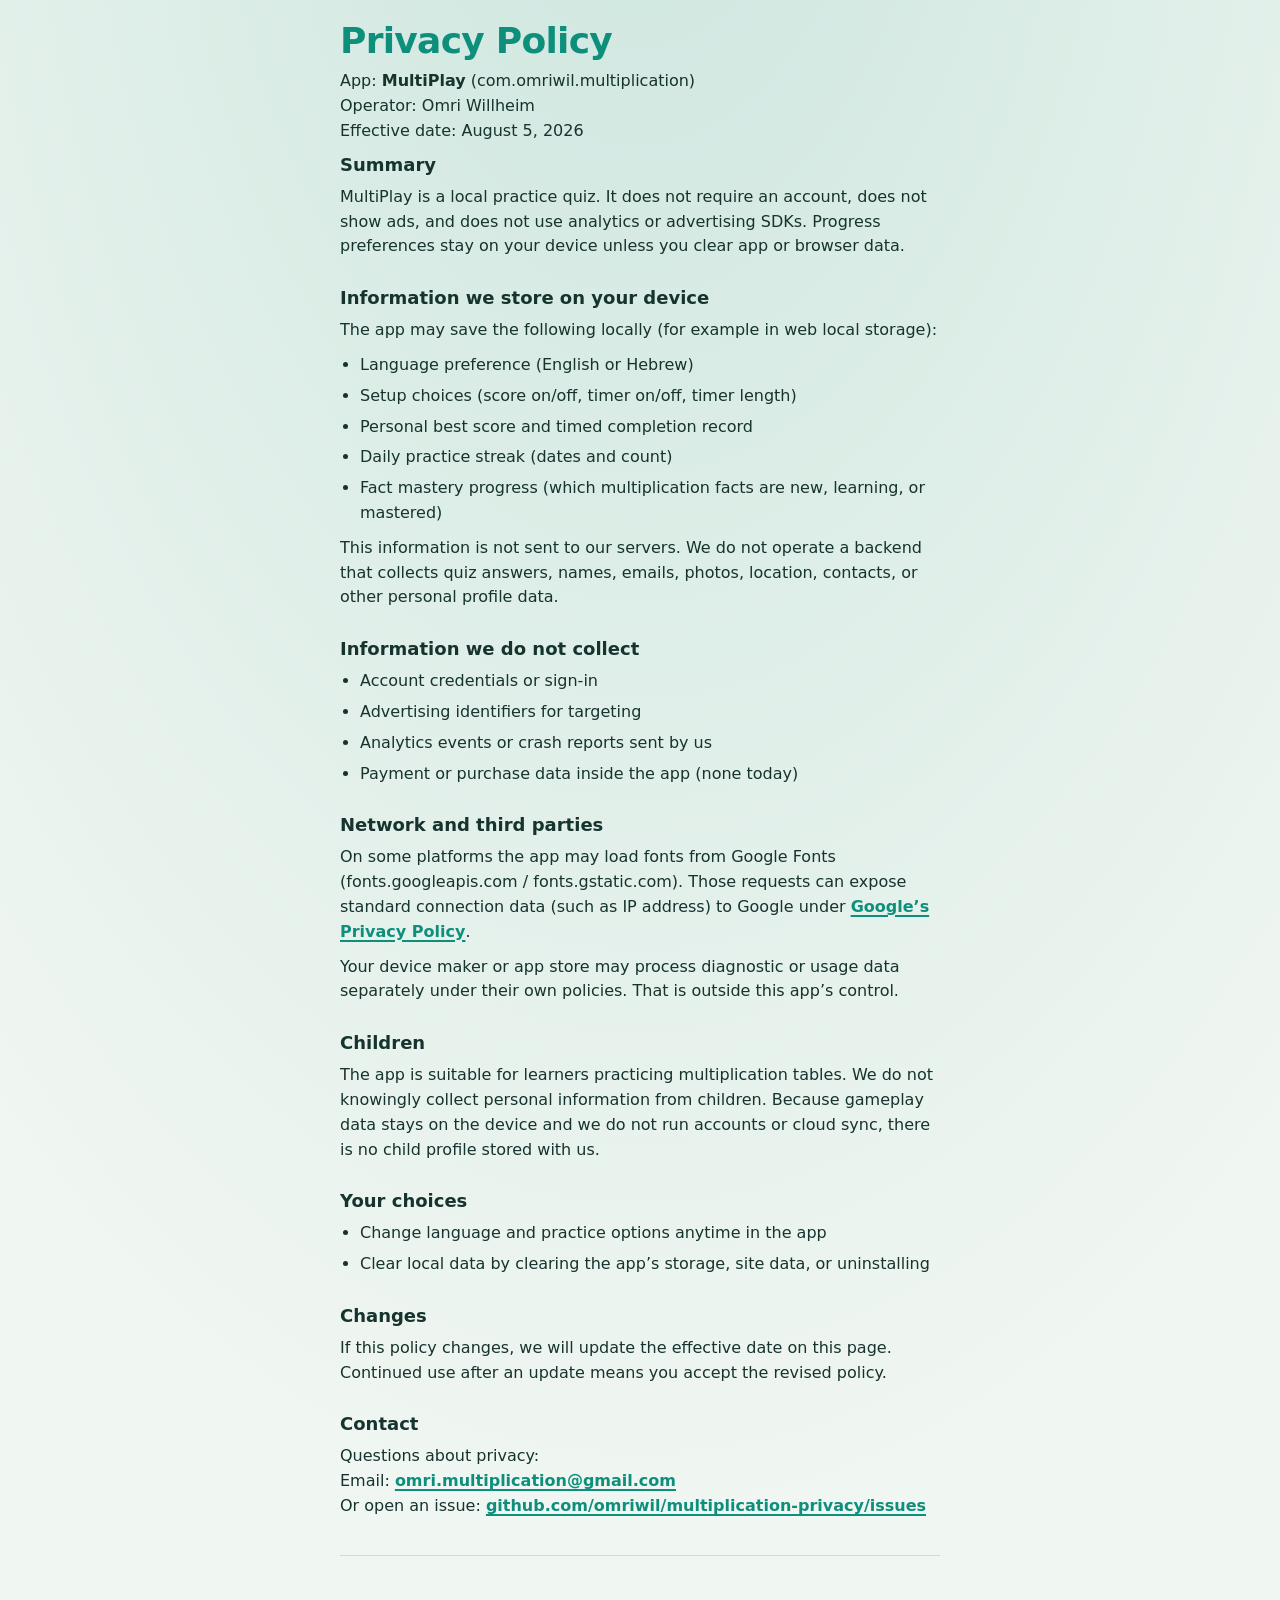
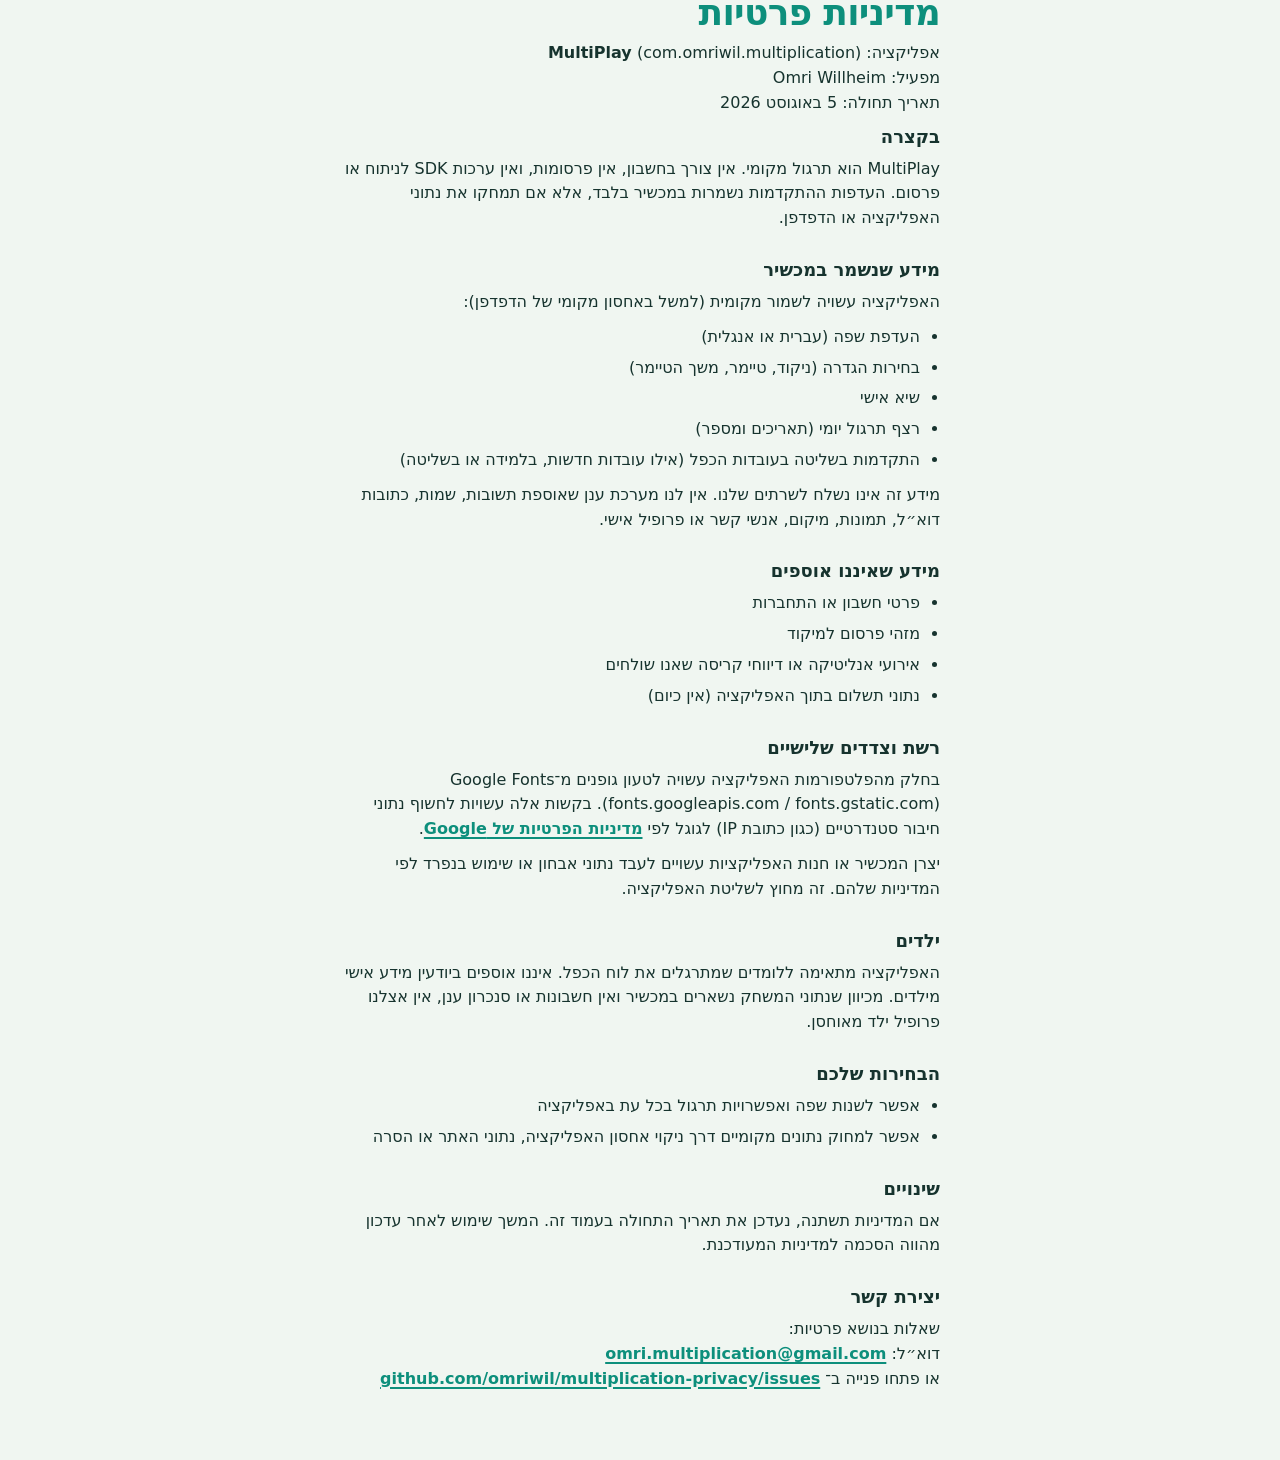
<file: index.html>
<!DOCTYPE html>
<html lang="en">
<head>
	<meta charset="UTF-8">
	<meta name="viewport" content="width=device-width, initial-scale=1.0, viewport-fit=cover">
	<meta name="color-scheme" content="light">
	<meta name="theme-color" content="#f0f6f1">
	<title>Privacy Policy — MultiPlay</title>
	<link rel="stylesheet" href="css/legal-page.css">
</head>
<body class="legal-standalone">
		<main class="legal-page">
		<section data-legal-lang="en" lang="en">
			<h1>Privacy Policy</h1>
			<p class="legal-meta">
				App: <strong>MultiPlay</strong> (com.omriwil.multiplication)<br>
				Operator: Omri Willheim<br>
				Effective date: August 5, 2026
			</p>

			<section>
				<h2>Summary</h2>
				<p>
					MultiPlay is a local practice quiz. It does not require an account,
					does not show ads, and does not use analytics or advertising SDKs.
					Progress preferences stay on your device unless you clear app or browser data.
				</p>
			</section>

			<section>
				<h2>Information we store on your device</h2>
				<p>The app may save the following locally (for example in web local storage):</p>
				<ul>
					<li>Language preference (English or Hebrew)</li>
					<li>Setup choices (score on/off, timer on/off, timer length)</li>
					<li>Personal best score and timed completion record</li>
					<li>Daily practice streak (dates and count)</li>
					<li>Fact mastery progress (which multiplication facts are new, learning, or mastered)</li>
				</ul>
				<p>
					This information is not sent to our servers. We do not operate a backend
					that collects quiz answers, names, emails, photos, location, contacts,
					or other personal profile data.
				</p>
			</section>

			<section>
				<h2>Information we do not collect</h2>
				<ul>
					<li>Account credentials or sign-in</li>
					<li>Advertising identifiers for targeting</li>
					<li>Analytics events or crash reports sent by us</li>
					<li>Payment or purchase data inside the app (none today)</li>
				</ul>
			</section>

			<section>
				<h2>Network and third parties</h2>
				<p>
					On some platforms the app may load fonts from Google Fonts
					(fonts.googleapis.com / fonts.gstatic.com). Those requests can expose
					standard connection data (such as IP address) to Google under
					<a href="https://policies.google.com/privacy">Google’s Privacy Policy</a>.
				</p>
				<p>
					Your device maker or app store may process diagnostic or usage data
					separately under their own policies. That is outside this app’s control.
				</p>
			</section>

			<section>
				<h2>Children</h2>
				<p>
					The app is suitable for learners practicing multiplication tables.
					We do not knowingly collect personal information from children.
					Because gameplay data stays on the device and we do not run accounts
					or cloud sync, there is no child profile stored with us.
				</p>
			</section>

			<section>
				<h2>Your choices</h2>
				<ul>
					<li>Change language and practice options anytime in the app</li>
					<li>Clear local data by clearing the app’s storage, site data, or uninstalling</li>
				</ul>
			</section>

			<section>
				<h2>Changes</h2>
				<p>
					If this policy changes, we will update the effective date on this page.
					Continued use after an update means you accept the revised policy.
				</p>
			</section>

			<section>
				<h2>Contact</h2>
				<p>
					Questions about privacy:<br>
					Email:
					<a href="mailto:omri.multiplication@gmail.com">omri.multiplication@gmail.com</a><br>
					Or open an issue:
					<a href="https://github.com/omriwil/multiplication-privacy/issues">github.com/omriwil/multiplication-privacy/issues</a>
				</p>
			</section>
		</section>

		<hr class="legal-lang-divider">

		<section data-legal-lang="he" lang="he" dir="rtl">
			<h1>מדיניות פרטיות</h1>
			<p class="legal-meta">
				אפליקציה: <strong>MultiPlay</strong> (com.omriwil.multiplication)<br>
				מפעיל: Omri Willheim<br>
				תאריך תחולה: 5 באוגוסט 2026
			</p>

			<section>
				<h2>בקצרה</h2>
				<p>
					MultiPlay הוא תרגול מקומי. אין צורך בחשבון, אין פרסומות,
					ואין ערכות SDK לניתוח או פרסום.
					העדפות ההתקדמות נשמרות במכשיר בלבד, אלא אם תמחקו את נתוני האפליקציה או הדפדפן.
				</p>
			</section>

			<section>
				<h2>מידע שנשמר במכשיר</h2>
				<p>האפליקציה עשויה לשמור מקומית (למשל באחסון מקומי של הדפדפן):</p>
				<ul>
					<li>העדפת שפה (עברית או אנגלית)</li>
					<li>בחירות הגדרה (ניקוד, טיימר, משך הטיימר)</li>
					<li>שיא אישי</li>
					<li>רצף תרגול יומי (תאריכים ומספר)</li>
					<li>התקדמות בשליטה בעובדות הכפל (אילו עובדות חדשות, בלמידה או בשליטה)</li>
				</ul>
				<p>
					מידע זה אינו נשלח לשרתים שלנו. אין לנו מערכת ענן שאוספת תשובות,
					שמות, כתובות דוא״ל, תמונות, מיקום, אנשי קשר או פרופיל אישי.
				</p>
			</section>

			<section>
				<h2>מידע שאיננו אוספים</h2>
				<ul>
					<li>פרטי חשבון או התחברות</li>
					<li>מזהי פרסום למיקוד</li>
					<li>אירועי אנליטיקה או דיווחי קריסה שאנו שולחים</li>
					<li>נתוני תשלום בתוך האפליקציה (אין כיום)</li>
				</ul>
			</section>

			<section>
				<h2>רשת וצדדים שלישיים</h2>
				<p>
					בחלק מהפלטפורמות האפליקציה עשויה לטעון גופנים מ־Google Fonts
					(fonts.googleapis.com / fonts.gstatic.com). בקשות אלה עשויות לחשוף
					נתוני חיבור סטנדרטיים (כגון כתובת IP) לגוגל לפי
					<a href="https://policies.google.com/privacy">מדיניות הפרטיות של Google</a>.
				</p>
				<p>
					יצרן המכשיר או חנות האפליקציות עשויים לעבד נתוני אבחון או שימוש
					בנפרד לפי המדיניות שלהם. זה מחוץ לשליטת האפליקציה.
				</p>
			</section>

			<section>
				<h2>ילדים</h2>
				<p>
					האפליקציה מתאימה ללומדים שמתרגלים את לוח הכפל.
					איננו אוספים ביודעין מידע אישי מילדים.
					מכיוון שנתוני המשחק נשארים במכשיר ואין חשבונות או סנכרון ענן,
					אין אצלנו פרופיל ילד מאוחסן.
				</p>
			</section>

			<section>
				<h2>הבחירות שלכם</h2>
				<ul>
					<li>אפשר לשנות שפה ואפשרויות תרגול בכל עת באפליקציה</li>
					<li>אפשר למחוק נתונים מקומיים דרך ניקוי אחסון האפליקציה, נתוני האתר או הסרה</li>
				</ul>
			</section>

			<section>
				<h2>שינויים</h2>
				<p>
					אם המדיניות תשתנה, נעדכן את תאריך התחולה בעמוד זה.
					המשך שימוש לאחר עדכון מהווה הסכמה למדיניות המעודכנת.
				</p>
			</section>

			<section>
				<h2>יצירת קשר</h2>
				<p>
					שאלות בנושא פרטיות:<br>
					דוא״ל:
					<a href="mailto:omri.multiplication@gmail.com">omri.multiplication@gmail.com</a><br>
					או פתחו פנייה ב־
					<a href="https://github.com/omriwil/multiplication-privacy/issues">github.com/omriwil/multiplication-privacy/issues</a>
				</p>
			</section>
		</section>
	</main>

</body>
</html>
</file>
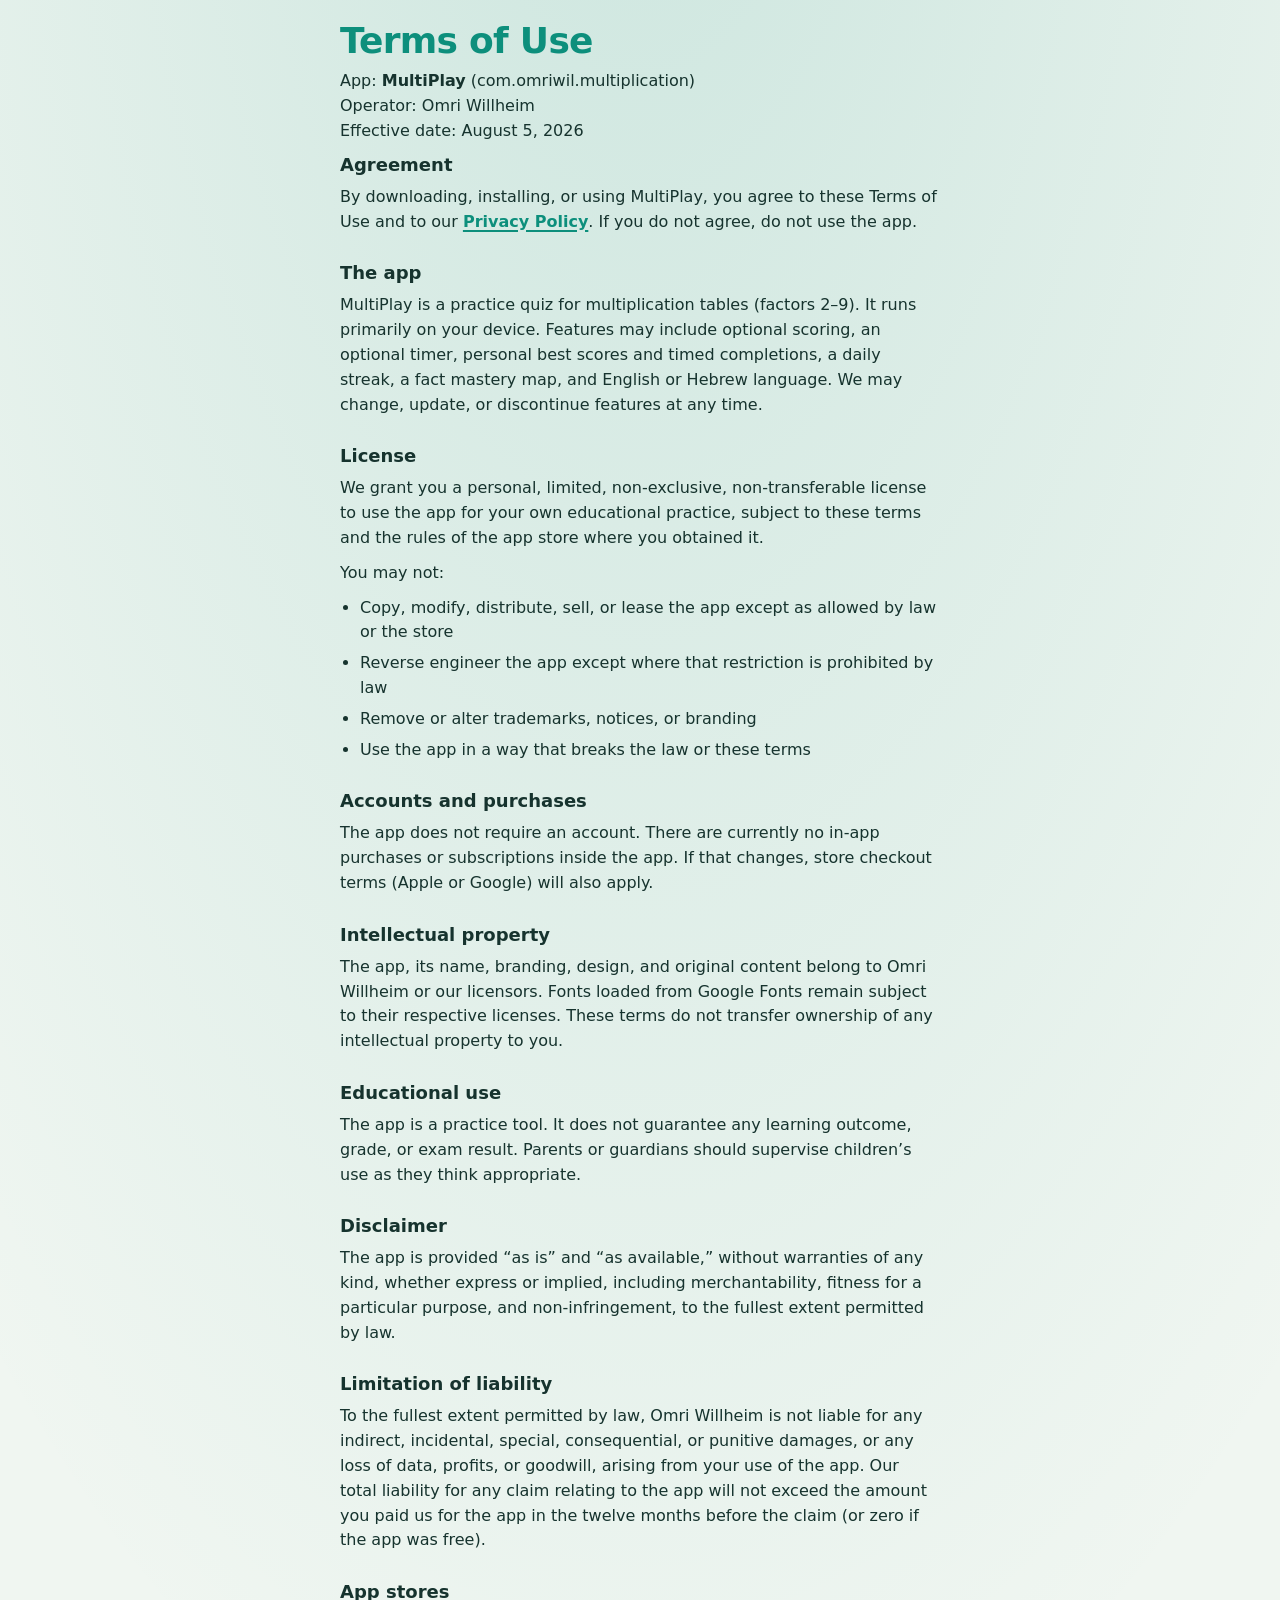
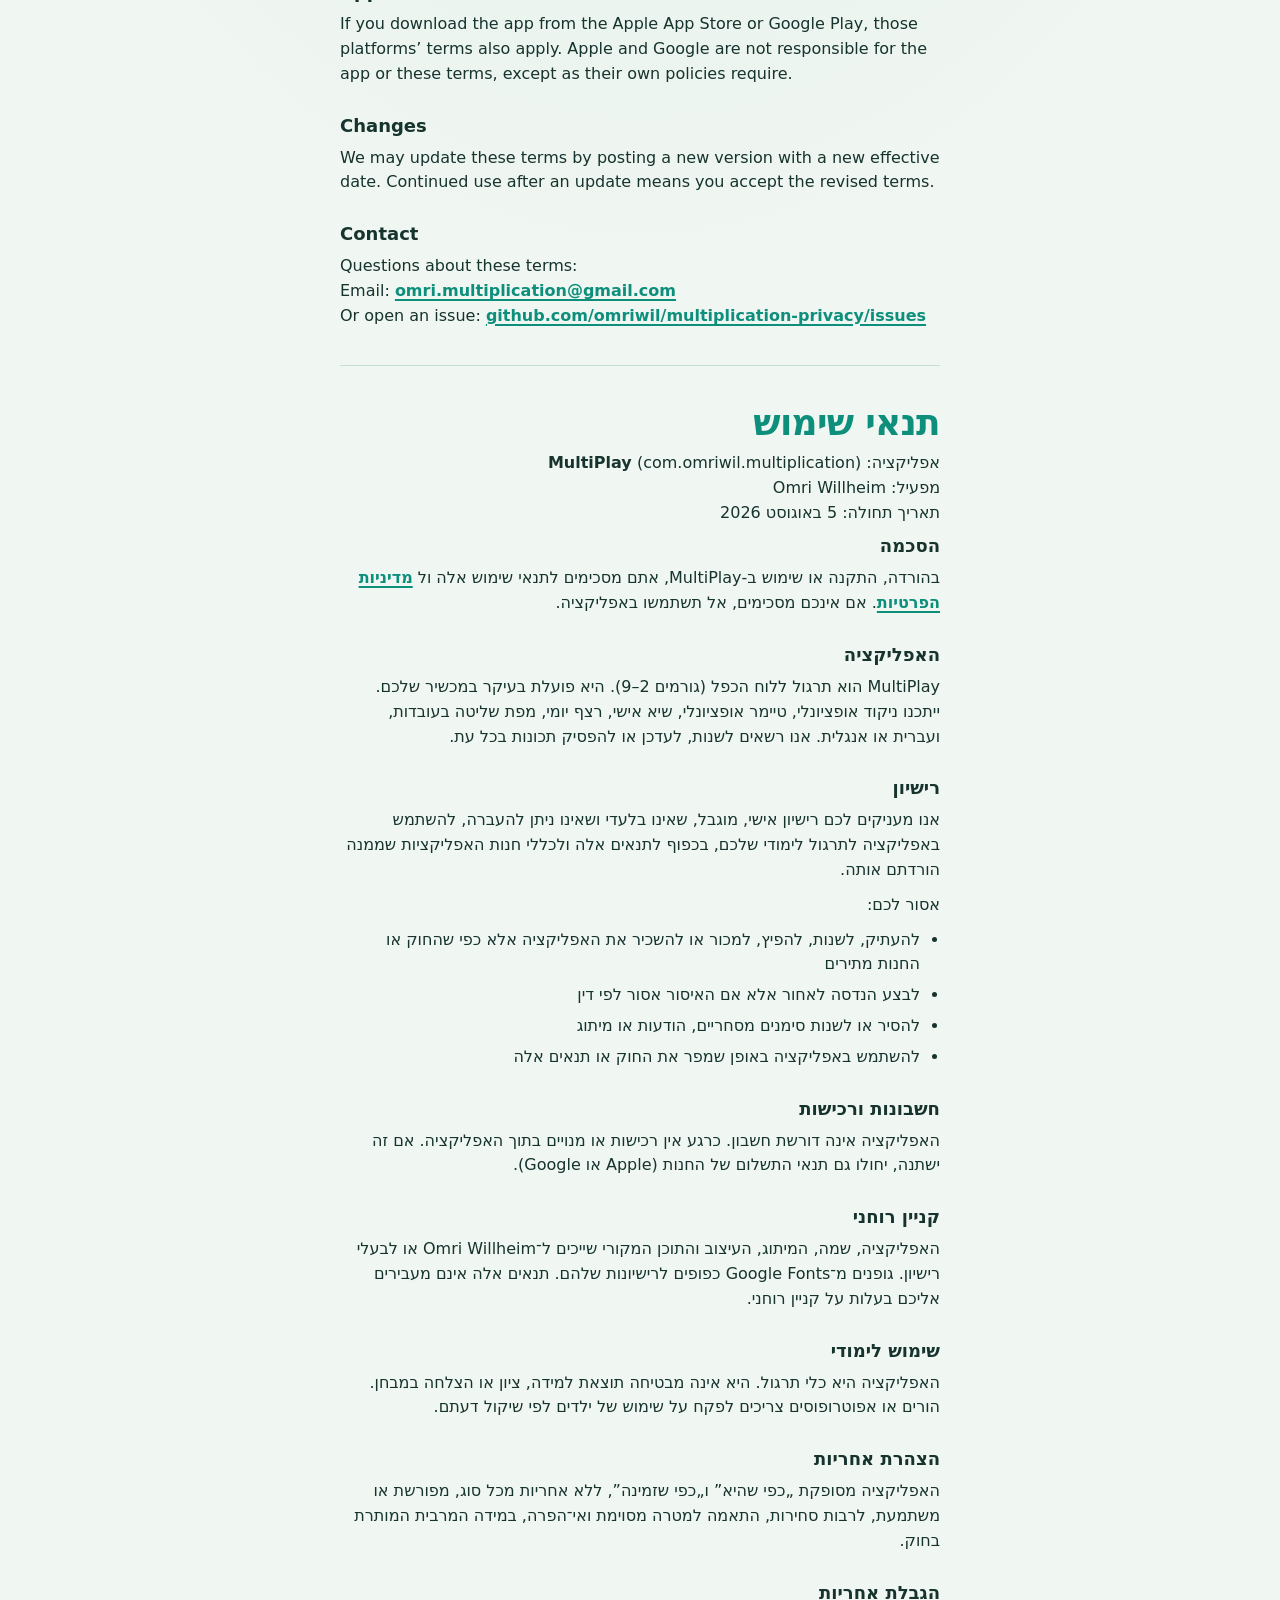
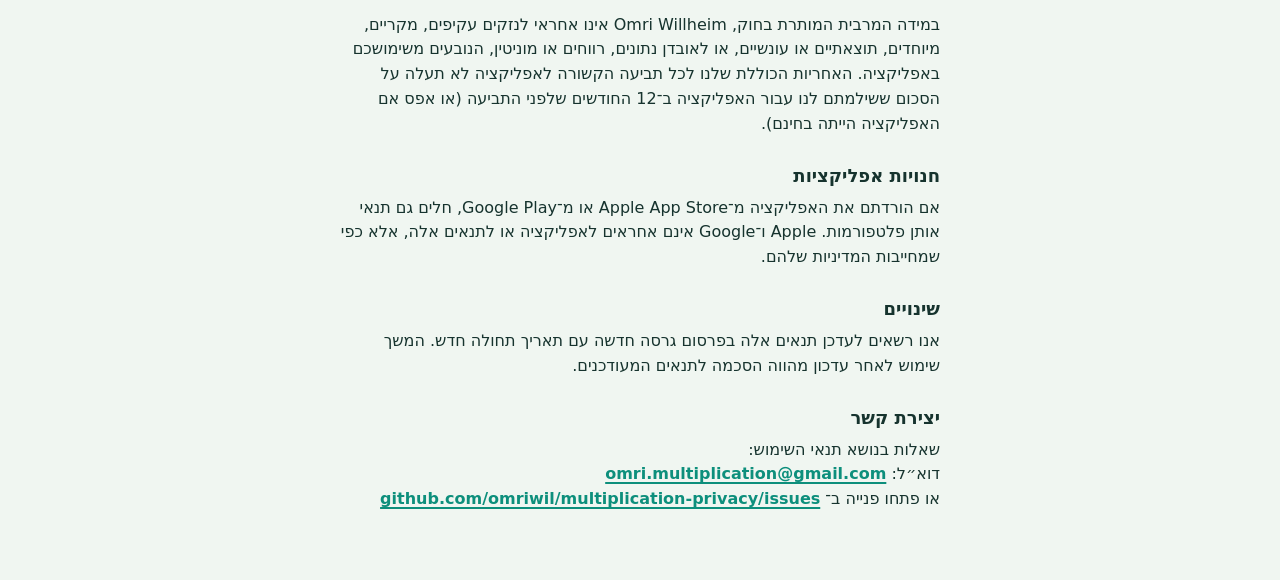
<file: terms.html>
<!DOCTYPE html>
<html lang="en">
<head>
	<meta charset="UTF-8">
	<meta name="viewport" content="width=device-width, initial-scale=1.0, viewport-fit=cover">
	<meta name="color-scheme" content="light">
	<meta name="theme-color" content="#f0f6f1">
	<title>Terms of Use — MultiPlay</title>
	<link rel="stylesheet" href="css/legal-page.css">
</head>
<body class="legal-standalone">
		<main class="legal-page">
		<section data-legal-lang="en" lang="en">
			<h1>Terms of Use</h1>
			<p class="legal-meta">
				App: <strong>MultiPlay</strong> (com.omriwil.multiplication)<br>
				Operator: Omri Willheim<br>
				Effective date: August 5, 2026
			</p>

			<section>
				<h2>Agreement</h2>
				<p>
					By downloading, installing, or using MultiPlay, you agree to these Terms of Use
					and to our
					<a href="privacy.html">Privacy Policy</a>.
					If you do not agree, do not use the app.
				</p>
			</section>

			<section>
				<h2>The app</h2>
				<p>
					MultiPlay is a practice quiz for multiplication tables (factors 2–9).
					It runs primarily on your device. Features may include optional scoring, an optional timer,
					personal best scores and timed completions, a daily streak, a fact mastery map,
					and English or Hebrew language.
					We may change, update, or discontinue features at any time.
				</p>
			</section>

			<section>
				<h2>License</h2>
				<p>
					We grant you a personal, limited, non-exclusive, non-transferable license to use the app
					for your own educational practice, subject to these terms and the rules of the app store
					where you obtained it.
				</p>
				<p>You may not:</p>
				<ul>
					<li>Copy, modify, distribute, sell, or lease the app except as allowed by law or the store</li>
					<li>Reverse engineer the app except where that restriction is prohibited by law</li>
					<li>Remove or alter trademarks, notices, or branding</li>
					<li>Use the app in a way that breaks the law or these terms</li>
				</ul>
			</section>

			<section>
				<h2>Accounts and purchases</h2>
				<p>
					The app does not require an account. There are currently no in-app purchases or subscriptions
					inside the app. If that changes, store checkout terms (Apple or Google) will also apply.
				</p>
			</section>

			<section>
				<h2>Intellectual property</h2>
				<p>
					The app, its name, branding, design, and original content belong to Omri Willheim
					or our licensors. Fonts loaded from Google Fonts remain subject to their respective licenses.
					These terms do not transfer ownership of any intellectual property to you.
				</p>
			</section>

			<section>
				<h2>Educational use</h2>
				<p>
					The app is a practice tool. It does not guarantee any learning outcome, grade, or exam result.
					Parents or guardians should supervise children’s use as they think appropriate.
				</p>
			</section>

			<section>
				<h2>Disclaimer</h2>
				<p>
					The app is provided “as is” and “as available,” without warranties of any kind,
					whether express or implied, including merchantability, fitness for a particular purpose,
					and non-infringement, to the fullest extent permitted by law.
				</p>
			</section>

			<section>
				<h2>Limitation of liability</h2>
				<p>
					To the fullest extent permitted by law, Omri Willheim is not liable for any indirect,
					incidental, special, consequential, or punitive damages, or any loss of data, profits,
					or goodwill, arising from your use of the app. Our total liability for any claim
					relating to the app will not exceed the amount you paid us for the app in the
					twelve months before the claim (or zero if the app was free).
				</p>
			</section>

			<section>
				<h2>App stores</h2>
				<p>
					If you download the app from the Apple App Store or Google Play, those platforms’
					terms also apply. Apple and Google are not responsible for the app or these terms,
					except as their own policies require.
				</p>
			</section>

			<section>
				<h2>Changes</h2>
				<p>
					We may update these terms by posting a new version with a new effective date.
					Continued use after an update means you accept the revised terms.
				</p>
			</section>

			<section>
				<h2>Contact</h2>
				<p>
					Questions about these terms:<br>
					Email:
					<a href="mailto:omri.multiplication@gmail.com">omri.multiplication@gmail.com</a><br>
					Or open an issue:
					<a href="https://github.com/omriwil/multiplication-privacy/issues">github.com/omriwil/multiplication-privacy/issues</a>
				</p>
			</section>
		</section>

		<hr class="legal-lang-divider">

		<section data-legal-lang="he" lang="he" dir="rtl">
			<h1>תנאי שימוש</h1>
			<p class="legal-meta">
				אפליקציה: <strong>MultiPlay</strong> (com.omriwil.multiplication)<br>
				מפעיל: Omri Willheim<br>
				תאריך תחולה: 5 באוגוסט 2026
			</p>

			<section>
				<h2>הסכמה</h2>
				<p>
					בהורדה, התקנה או שימוש ב-MultiPlay, אתם מסכימים לתנאי שימוש אלה ול
					<a href="privacy.html">מדיניות הפרטיות</a>.
					אם אינכם מסכימים, אל תשתמשו באפליקציה.
				</p>
			</section>

			<section>
				<h2>האפליקציה</h2>
				<p>
					MultiPlay הוא תרגול ללוח הכפל (גורמים 2–9).
					היא פועלת בעיקר במכשיר שלכם. ייתכנו ניקוד אופציונלי, טיימר אופציונלי,
					שיא אישי, רצף יומי, מפת שליטה בעובדות, ועברית או אנגלית.
					אנו רשאים לשנות, לעדכן או להפסיק תכונות בכל עת.
				</p>
			</section>

			<section>
				<h2>רישיון</h2>
				<p>
					אנו מעניקים לכם רישיון אישי, מוגבל, שאינו בלעדי ושאינו ניתן להעברה,
					להשתמש באפליקציה לתרגול לימודי שלכם, בכפוף לתנאים אלה ולכללי חנות האפליקציות
					שממנה הורדתם אותה.
				</p>
				<p>אסור לכם:</p>
				<ul>
					<li>להעתיק, לשנות, להפיץ, למכור או להשכיר את האפליקציה אלא כפי שהחוק או החנות מתירים</li>
					<li>לבצע הנדסה לאחור אלא אם האיסור אסור לפי דין</li>
					<li>להסיר או לשנות סימנים מסחריים, הודעות או מיתוג</li>
					<li>להשתמש באפליקציה באופן שמפר את החוק או תנאים אלה</li>
				</ul>
			</section>

			<section>
				<h2>חשבונות ורכישות</h2>
				<p>
					האפליקציה אינה דורשת חשבון. כרגע אין רכישות או מנויים בתוך האפליקציה.
					אם זה ישתנה, יחולו גם תנאי התשלום של החנות (Apple או Google).
				</p>
			</section>

			<section>
				<h2>קניין רוחני</h2>
				<p>
					האפליקציה, שמה, המיתוג, העיצוב והתוכן המקורי שייכים ל־Omri Willheim
					או לבעלי רישיון. גופנים מ־Google Fonts כפופים לרישיונות שלהם.
					תנאים אלה אינם מעבירים אליכם בעלות על קניין רוחני.
				</p>
			</section>

			<section>
				<h2>שימוש לימודי</h2>
				<p>
					האפליקציה היא כלי תרגול. היא אינה מבטיחה תוצאת למידה, ציון או הצלחה במבחן.
					הורים או אפוטרופוסים צריכים לפקח על שימוש של ילדים לפי שיקול דעתם.
				</p>
			</section>

			<section>
				<h2>הצהרת אחריות</h2>
				<p>
					האפליקציה מסופקת „כפי שהיא” ו„כפי שזמינה”, ללא אחריות מכל סוג,
					מפורשת או משתמעת, לרבות סחירות, התאמה למטרה מסוימת ואי־הפרה,
					במידה המרבית המותרת בחוק.
				</p>
			</section>

			<section>
				<h2>הגבלת אחריות</h2>
				<p>
					במידה המרבית המותרת בחוק, Omri Willheim אינו אחראי לנזקים עקיפים,
					מקריים, מיוחדים, תוצאתיים או עונשיים, או לאובדן נתונים, רווחים או מוניטין,
					הנובעים משימושכם באפליקציה. האחריות הכוללת שלנו לכל תביעה הקשורה לאפליקציה
					לא תעלה על הסכום ששילמתם לנו עבור האפליקציה ב־12 החודשים שלפני התביעה
					(או אפס אם האפליקציה הייתה בחינם).
				</p>
			</section>

			<section>
				<h2>חנויות אפליקציות</h2>
				<p>
					אם הורדתם את האפליקציה מ־Apple App Store או מ־Google Play, חלים גם תנאי אותן פלטפורמות.
					Apple ו־Google אינם אחראים לאפליקציה או לתנאים אלה, אלא כפי שמחייבות המדיניות שלהם.
				</p>
			</section>

			<section>
				<h2>שינויים</h2>
				<p>
					אנו רשאים לעדכן תנאים אלה בפרסום גרסה חדשה עם תאריך תחולה חדש.
					המשך שימוש לאחר עדכון מהווה הסכמה לתנאים המעודכנים.
				</p>
			</section>

			<section>
				<h2>יצירת קשר</h2>
				<p>
					שאלות בנושא תנאי השימוש:<br>
					דוא״ל:
					<a href="mailto:omri.multiplication@gmail.com">omri.multiplication@gmail.com</a><br>
					או פתחו פנייה ב־
					<a href="https://github.com/omriwil/multiplication-privacy/issues">github.com/omriwil/multiplication-privacy/issues</a>
				</p>
			</section>
		</section>
	</main>

</body>
</html>
</file>
<file: css/legal-page.css>
:root {
	--bg: #f0f6f1;
	--border: #c5e0da;
	--text: #16332e;
	--text-muted: #4a6b64;
	--accent: #0d8f7c;
	--font-ui: "Segoe UI", system-ui, -apple-system, sans-serif;
	--font-display: "Nunito", "Rubik", "Segoe UI", system-ui, -apple-system, sans-serif;
}

*,
*::before,
*::after {
	box-sizing: border-box;
}

body.legal-standalone {
	margin: 0;
	min-height: 100vh;
	font-family: var(--font-ui);
	background:
		radial-gradient(ellipse 80% 60% at 50% -10%, rgba(13, 143, 124, 0.16), transparent),
		var(--bg);
	color: var(--text);
	-webkit-font-smoothing: antialiased;
}

.legal-overlay {
	position: fixed;
	inset: 0;
	z-index: 100;
	overflow-y: auto;
	background:
		radial-gradient(ellipse 80% 60% at 50% -10%, rgba(13, 143, 124, 0.16), transparent),
		var(--bg);
	color: var(--text);
	font-family: var(--font-ui);
	-webkit-font-smoothing: antialiased;
}

.legal-overlay[hidden] {
	display: none;
}

.legal-top-bar {
	position: sticky;
	top: 0;
	z-index: 10;
	display: flex;
	align-items: center;
	min-height: 48px;
	padding:
		max(8px, env(safe-area-inset-top))
		max(12px, env(safe-area-inset-right))
		8px
		max(4px, env(safe-area-inset-left));
	background: rgba(240, 246, 241, 0.92);
	backdrop-filter: blur(8px);
	-webkit-backdrop-filter: blur(8px);
	border-bottom: 1px solid var(--border);
}

.legal-back {
	display: inline-flex;
	align-items: center;
	gap: 2px;
	min-height: 44px;
	min-width: 44px;
	padding: 0 12px 0 8px;
	margin: 0;
	border: none;
	border-radius: 8px;
	background: transparent;
	color: var(--accent);
	font: inherit;
	font-size: 1.0625rem;
	font-weight: 700;
	cursor: pointer;
	-webkit-tap-highlight-color: transparent;
}

.legal-back:focus-visible {
	outline: 2px solid var(--accent);
	outline-offset: 2px;
}

.legal-back-icon {
	width: 22px;
	height: 22px;
	flex-shrink: 0;
}

[dir="rtl"] .legal-back-icon {
	transform: scaleX(-1);
}

.legal-page {
	width: min(100%, 640px);
	margin: 0 auto;
	padding:
		20px
		max(20px, env(safe-area-inset-right))
		max(40px, env(safe-area-inset-bottom))
		max(20px, env(safe-area-inset-left));
}

.legal-page h1 {
	margin: 0 0 8px;
	font-family: var(--font-display);
	font-size: clamp(1.75rem, 6vw, 2.25rem);
	font-weight: 800;
	letter-spacing: -0.02em;
	line-height: 1.15;
	color: var(--accent);
}

.legal-meta {
	margin: 0 0 28px;
	color: var(--text-muted);
	font-size: 0.9375rem;
	line-height: 1.45;
}

.legal-page section {
	margin: 0 0 28px;
}

.legal-page h2 {
	margin: 0 0 10px;
	font-family: var(--font-display);
	font-size: 1.125rem;
	font-weight: 800;
	color: var(--text);
}

.legal-page p,
.legal-page li {
	margin: 0 0 10px;
	font-size: 1rem;
	line-height: 1.55;
	color: var(--text);
}

.legal-page ul {
	margin: 0 0 10px;
	padding-inline-start: 1.25rem;
}

.legal-page li {
	margin-bottom: 6px;
}

.legal-lang-divider {
	border: 0;
	border-top: 1px solid var(--border);
	margin: 36px 0;
}

.legal-page a {
	color: var(--accent);
	font-weight: 700;
	text-decoration-thickness: 1.5px;
	text-underline-offset: 3px;
}

.legal-page a:focus-visible {
	outline: 2px solid var(--accent);
	outline-offset: 3px;
	border-radius: 4px;
}

.legal-load-error {
	margin: 24px 0 0;
	font-size: 1rem;
	line-height: 1.55;
	color: var(--text-muted);
}

[lang="he"] {
	font-family: "Rubik", "Segoe UI", system-ui, -apple-system, sans-serif;
}

@media (hover: hover) {
	.legal-back:hover {
		background: rgba(13, 143, 124, 0.08);
	}
}
</file>
